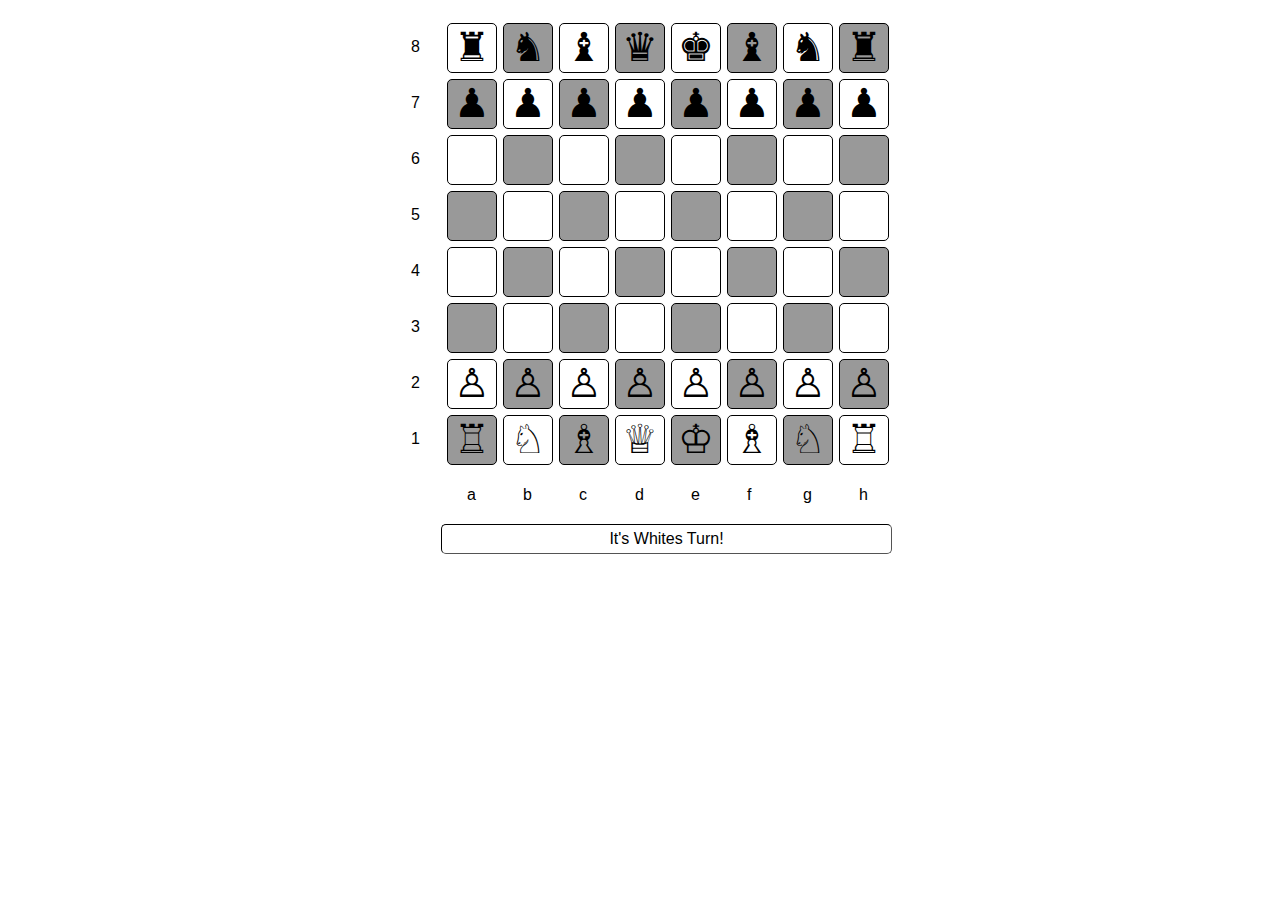
<file: chess/index.html>
<!DOCTYPE html>
<html lang="en" >
<head>
  <meta charset="UTF-8">
  <title>Javascript Chess Game by Aadhi</title>
  <link rel="stylesheet" href="./style.css">

</head>
<body>
<div id="game">
    <div class='cellprefix'>8</div>
    <div class='gamecell' id='1_8'></div>
    <div class='gamecell grey' id='2_8'></div>
    <div class='gamecell' id='3_8'></div>
    <div class='gamecell grey' id='4_8'></div>
    <div class='gamecell' id='5_8'></div>
    <div class='gamecell grey' id='6_8'></div>
    <div class='gamecell' id='7_8'></div>
    <div class='gamecell grey' id='8_8'></div><br>
    <div class='cellprefix'>7</div>
    <div class='gamecell grey' id='1_7'></div>
    <div class='gamecell' id='2_7'></div>
    <div class='gamecell grey' id='3_7'></div>
    <div class='gamecell' id='4_7'></div>
    <div class='gamecell grey' id='5_7'></div>
    <div class='gamecell' id='6_7'></div>
    <div class='gamecell grey' id='7_7'></div>
    <div class='gamecell' id='8_7'></div><br>
    <div class='cellprefix'>6</div>
    <div class='gamecell' id='1_6'></div>
    <div class='gamecell grey' id='2_6'></div>
    <div class='gamecell' id='3_6'></div>
    <div class='gamecell grey' id='4_6'></div>
    <div class='gamecell' id='5_6'></div>
    <div class='gamecell grey' id='6_6'></div>
    <div class='gamecell' id='7_6'></div>
    <div class='gamecell grey' id='8_6'></div><br>
    <div class='cellprefix'>5</div>
    <div class='gamecell grey' id='1_5'></div>
    <div class='gamecell' id='2_5'></div>
    <div class='gamecell grey' id='3_5'></div>
    <div class='gamecell' id='4_5'></div>
    <div class='gamecell grey' id='5_5'></div>
    <div class='gamecell' id='6_5'></div>
    <div class='gamecell grey' id='7_5'></div>
    <div class='gamecell' id='8_5'></div><br>
    <div class='cellprefix'>4</div>
    <div class='gamecell' id='1_4'></div>
    <div class='gamecell grey' id='2_4'></div>
    <div class='gamecell' id='3_4'></div>
    <div class='gamecell grey' id='4_4'></div>
    <div class='gamecell' id='5_4'></div>
    <div class='gamecell grey' id='6_4'></div>
    <div class='gamecell' id='7_4'></div>
    <div class='gamecell grey' id='8_4'></div><br>
    <div class='cellprefix'>3</div>
    <div class='gamecell grey' id='1_3'></div>
    <div class='gamecell' id='2_3'></div>
    <div class='gamecell grey' id='3_3'></div>
    <div class='gamecell' id='4_3'></div>
    <div class='gamecell grey' id='5_3'></div>
    <div class='gamecell' id='6_3'></div>
    <div class='gamecell grey' id='7_3'></div>
    <div class='gamecell' id='8_3'></div><br>
    <div class='cellprefix'>2</div>
    <div class='gamecell' id='1_2'></div>
    <div class='gamecell grey' id='2_2'></div>
    <div class='gamecell' id='3_2'></div>
    <div class='gamecell grey' id='4_2'></div>
    <div class='gamecell' id='5_2'></div>
    <div class='gamecell grey' id='6_2'></div>
    <div class='gamecell' id='7_2'></div>
    <div class='gamecell grey' id='8_2'></div><br>
    <div class='cellprefix'>1</div>
    <div class='gamecell grey' id='1_1'></div>
    <div class='gamecell' id='2_1'></div>
    <div class='gamecell grey' id='3_1'></div>
    <div class='gamecell' id='4_1'></div>
    <div class='gamecell grey' id='5_1'></div>
    <div class='gamecell' id='6_1'></div>
    <div class='gamecell grey' id='7_1'></div>
    <div class='gamecell' id='8_1'></div><br>
    <div class='cellprefix'></div>
    <div class='cellprefix'>a</div>
    <div class='cellprefix'>b</div>
    <div class='cellprefix'>c</div>
    <div class='cellprefix'>d</div>
    <div class='cellprefix'>e</div>
    <div class='cellprefix'>f</div>
    <div class='cellprefix'>g</div>
    <div class='cellprefix'>h</div><br>
    <div id='turn'>It's Whites Turn!</div>
  </div>
<!-- partial -->
  <script src='https://cdnjs.cloudflare.com/ajax/libs/jquery/3.2.1/jquery.min.js'></script>
  <script  src="./script.js"></script>

</body>
</html>
</file>
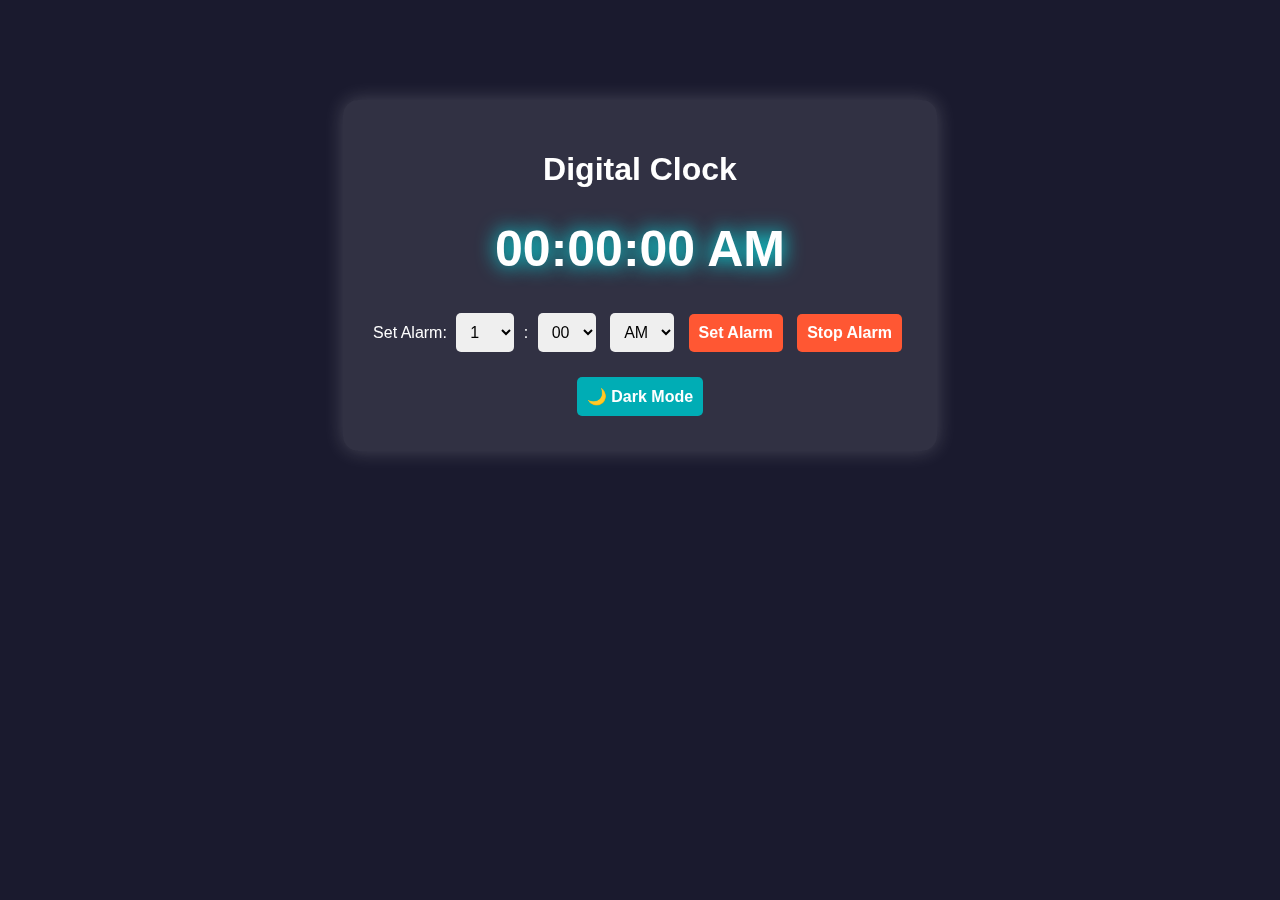
<file: digital clock/index.html>
<!DOCTYPE html>
<html lang="en">
<head>
    <meta charset="UTF-8">
    <meta name="viewport" content="width=device-width, initial-scale=1.0">
    <title>Digital Clock with Alarm</title>
    <link rel="stylesheet" href="style.css">
</head>
<body>
    <div class="container">
        <h1>Digital Clock</h1>
        <div id="clock">00:00:00 AM</div>

        <div class="alarm-container">
            <label for="hours">Set Alarm:</label>
            <select id="hours"></select> :
            <select id="minutes"></select>
            <select id="ampm">
                <option value="AM">AM</option>
                <option value="PM">PM</option>
            </select>
            <button id="setAlarm">Set Alarm</button>
            <button id="clearAlarm">Stop Alarm</button>
        </div>

        <button id="toggleMode">🌙 Dark Mode</button>

        <audio id="alarmSound" src="iphone_alarm.mp3"></audio>
    </div>

    <script src="script.js"></script>
</body>
</html>
</file>
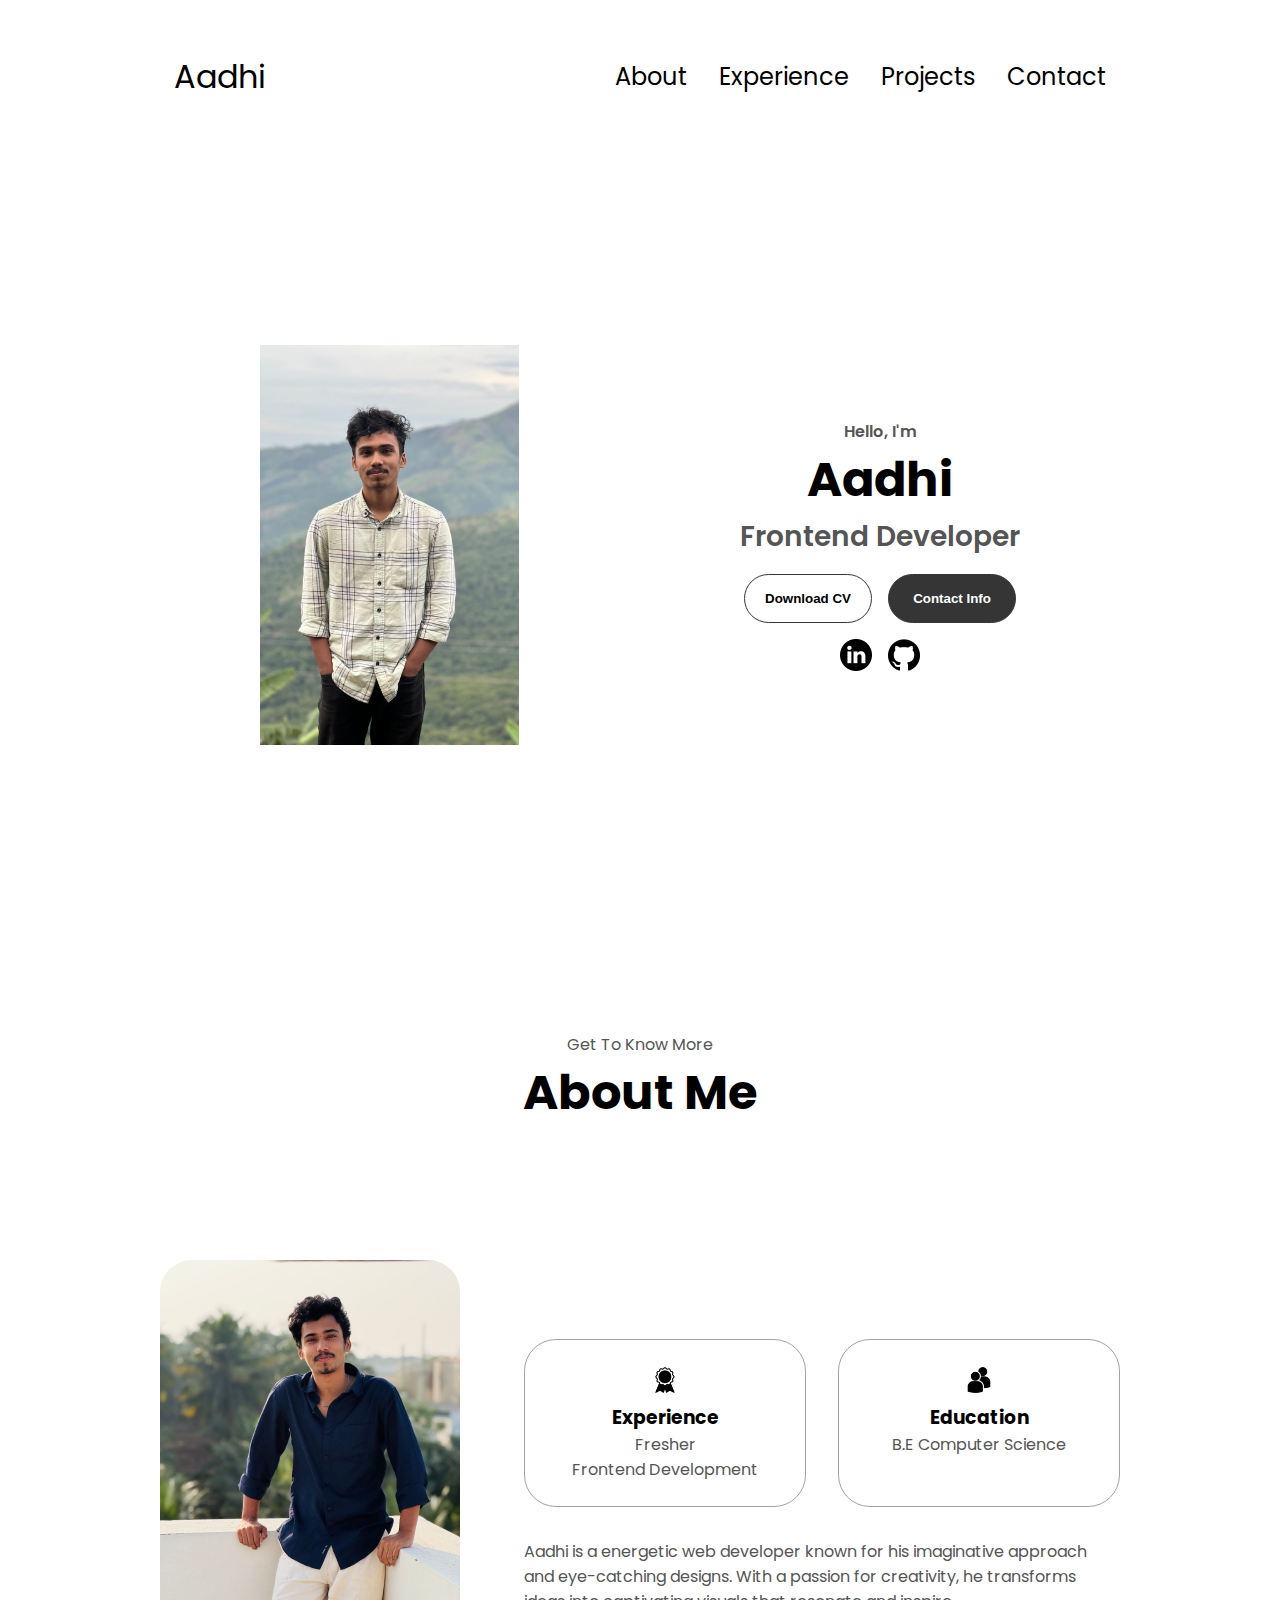
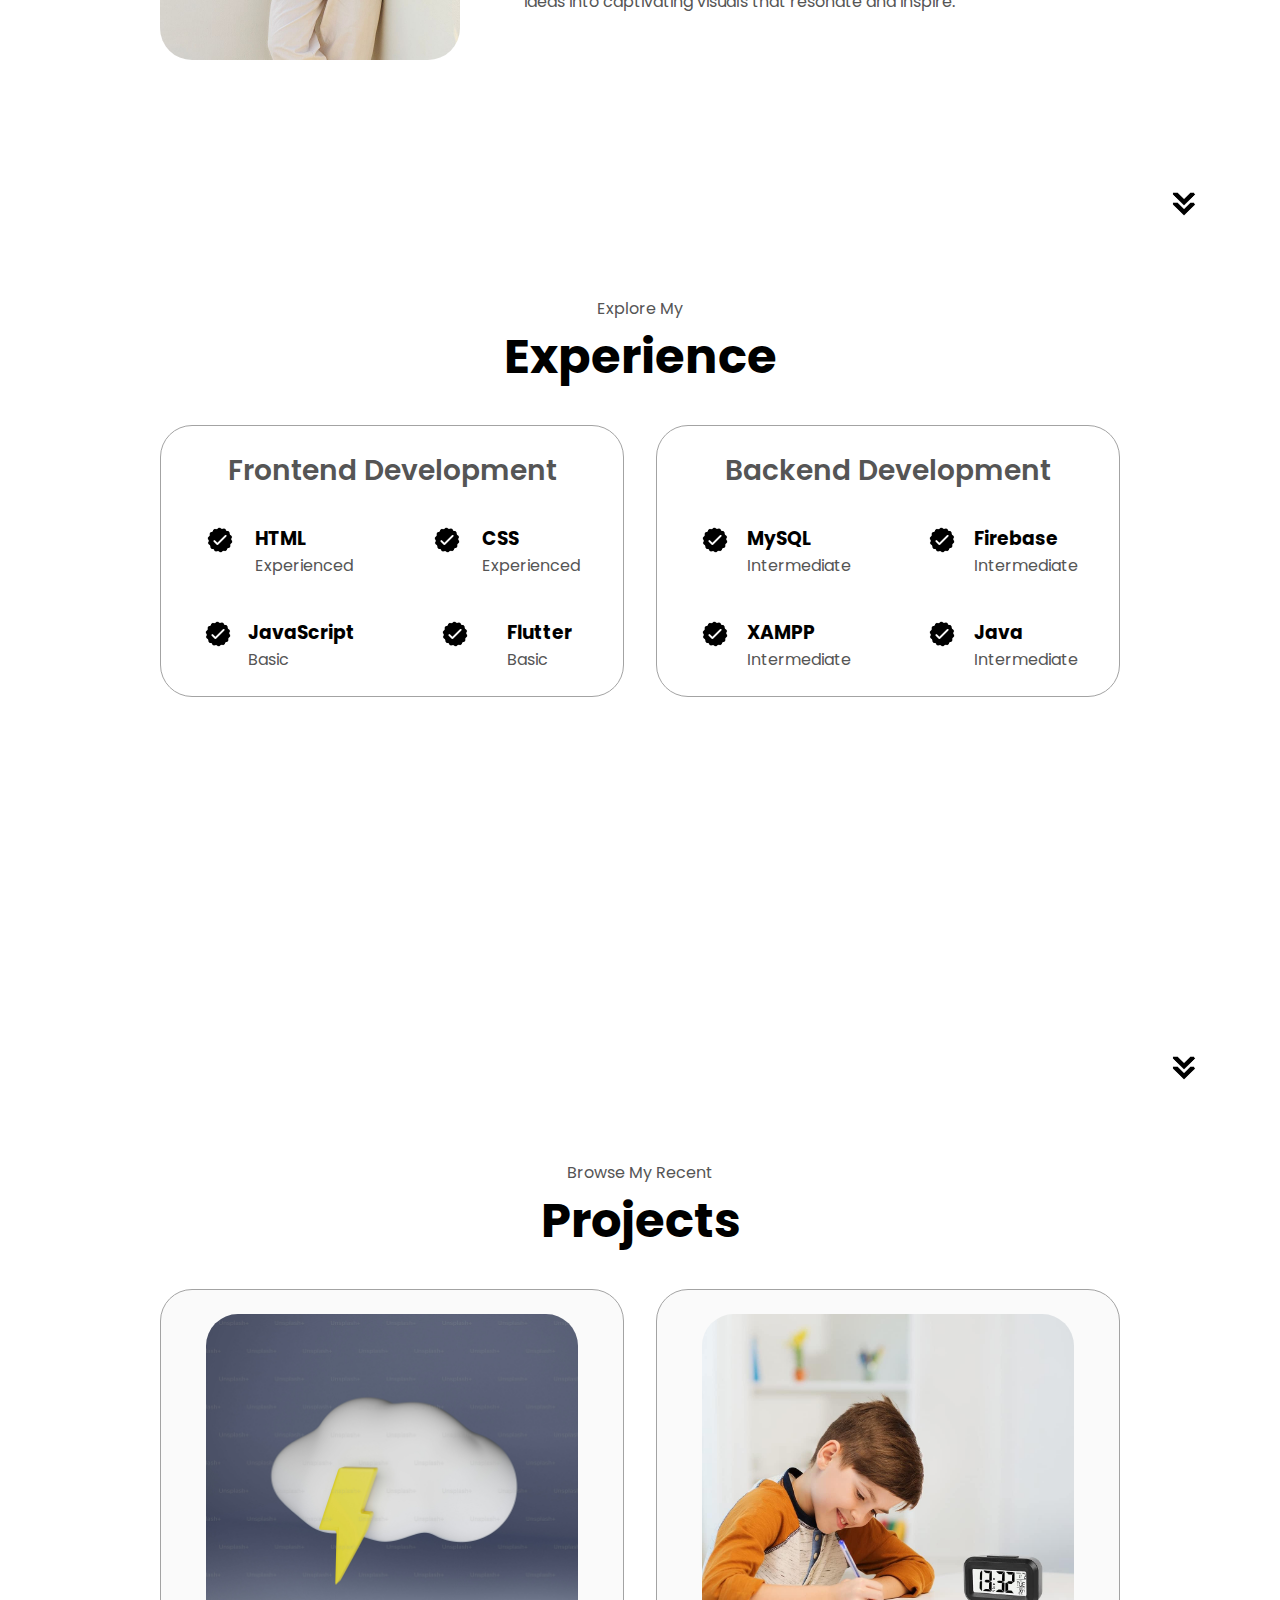
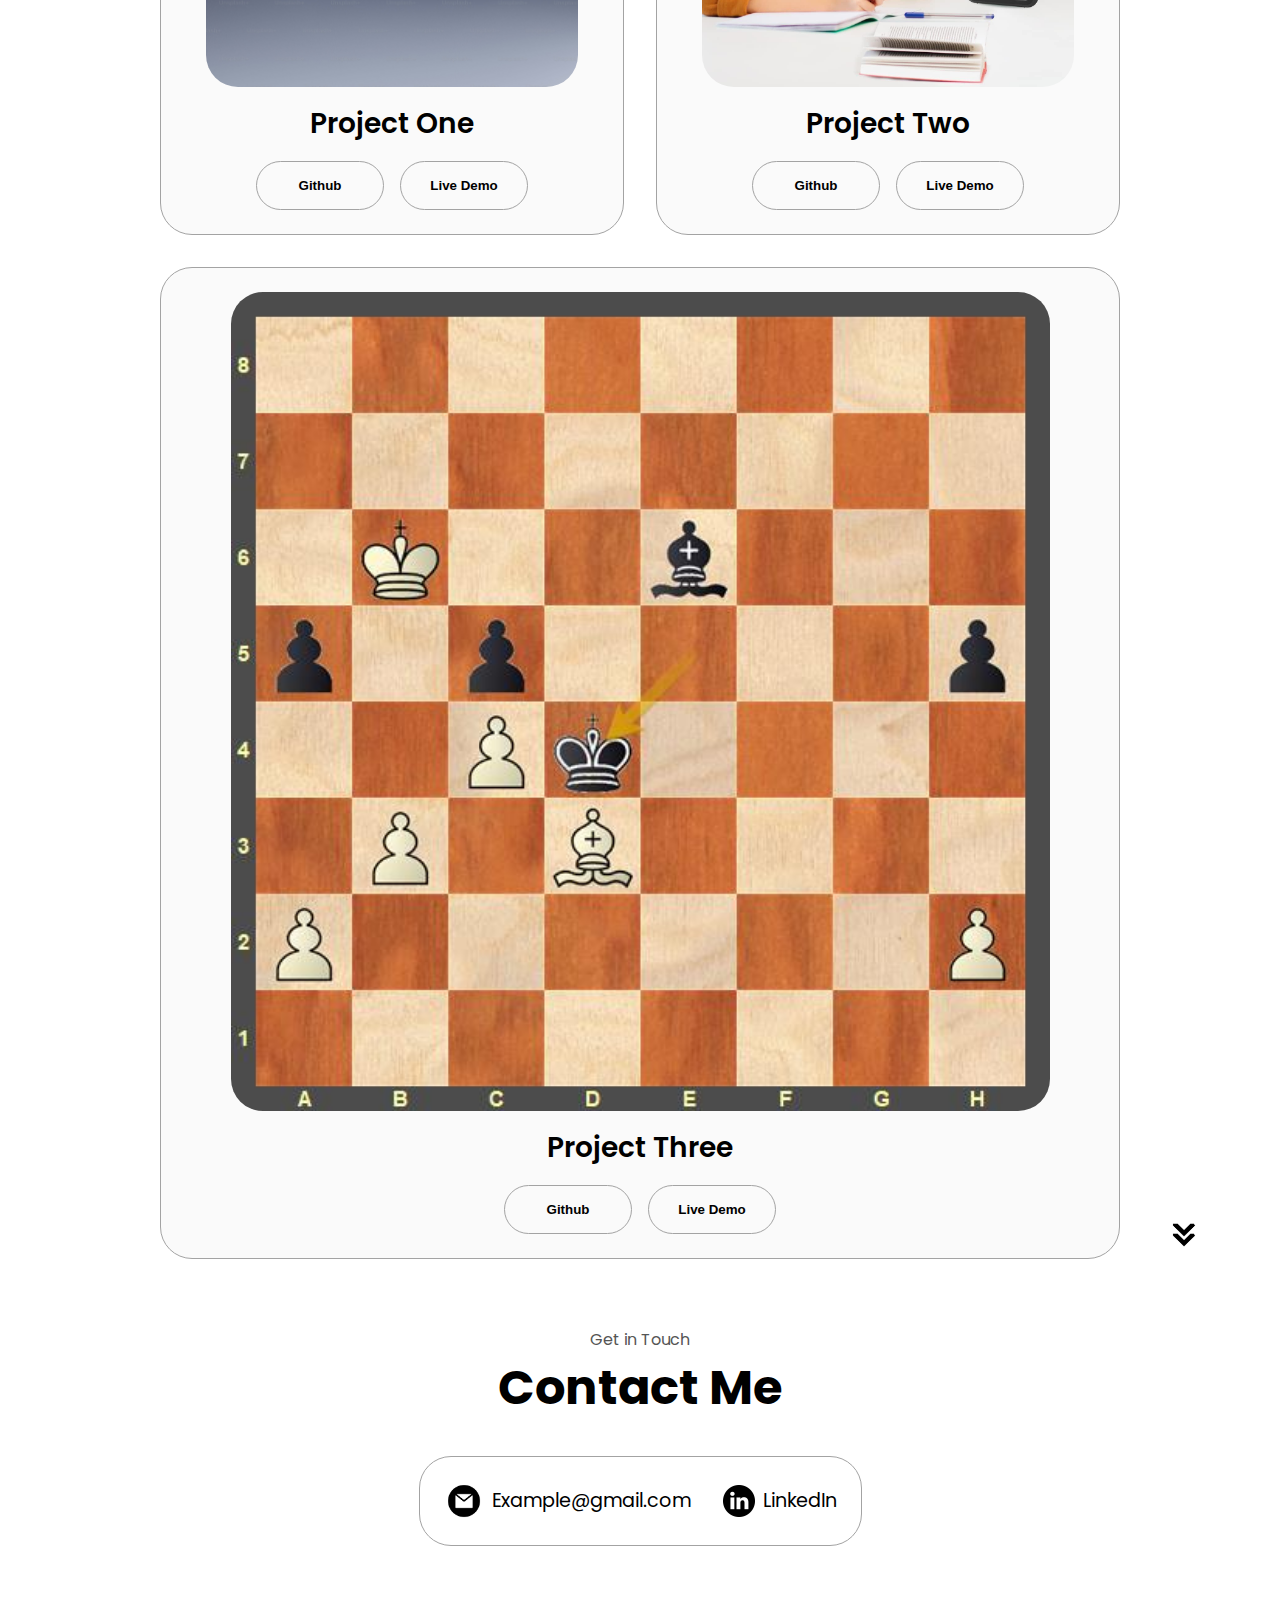
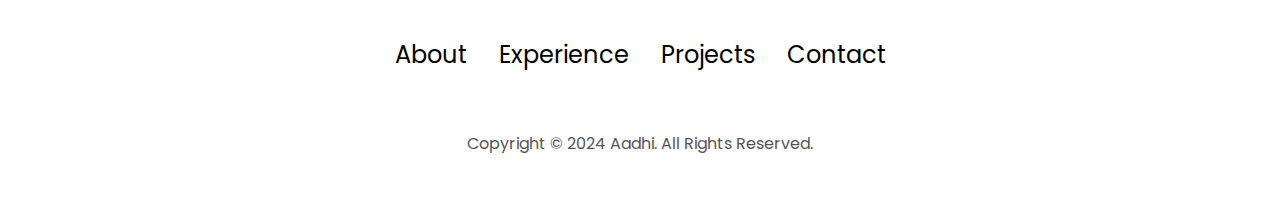
<file: portfolio/index.html>
<!DOCTYPE html>
<html lang="en">
  <head>
    <meta charset="UTF-8" />
    <meta http-equiv="X-UA-Compatible" content="IE=edge" />
    <meta name="viewport" content="width=device-width, initial-scale=1.0" />
    <title>My Portfolio</title>
    <link rel="stylesheet" href="style.css" />
    <link rel="stylesheet" href="mediaqueries.css" />
  </head>
  <body>
    <nav id="desktop-nav">
      <div class="logo">Aadhi</div>
      <div>
        <ul class="nav-links">
          <li><a href="#about">About</a></li>
          <li><a href="#experience">Experience</a></li>
          <li><a href="#projects">Projects</a></li>
          <li><a href="#contact">Contact</a></li>
        </ul>
      </div>
    </nav>
    <nav id="hamburger-nav">
      <div class="logo">Aadhi</div>
      <div class="hamburger-menu">
        <div class="hamburger-icon" onclick="toggleMenu()">
          <span></span>
          <span></span>
          <span></span>
        </div>
        <div class="menu-links">
          <li><a href="#about" onclick="toggleMenu()">About</a></li>
          <li><a href="#experience" onclick="toggleMenu()">Experience</a></li>
          <li><a href="#projects" onclick="toggleMenu()">Projects</a></li>
          <li><a href="#contact" onclick="toggleMenu()">Contact</a></li>
        </div>
      </div>
    </nav>
    <section id="profile">
      <div class="section__pic-container">
        <img src="./assets/WhatsApp Image 2025-03-31 at 9.08.14 PM.jpeg" alt="John Doe profile picture" />
      </div>
      <div class="section__text">
        <p class="section__text__p1">Hello, I'm</p>
        <h1 class="title">Aadhi</h1>
        <p class="section__text__p2">Frontend Developer</p>
        <div class="btn-container">
          <button
            class="btn btn-color-2"
            onclick="window.open('./assets/resume-example.pdf')"
          >
            Download CV
          </button>
          <button class="btn btn-color-1" onclick="location.href='./#contact'">
            Contact Info
          </button>
        </div>
        <div id="socials-container">
          <img
            src="./assets/linkedin.png"
            alt="My LinkedIn profile"
            class="icon"
            onclick="location.href='https://linkedin.com/'"
          />
          <img
            src="./assets/github.png"
            alt="My Github profile"
            class="icon"
            onclick="location.href='https://github.com/'"
          />
        </div>
      </div>
    </section>
    <section id="about">
      <p class="section__text__p1">Get To Know More</p>
      <h1 class="title">About Me</h1>
      <div class="section-container">
        <div class="section__pic-container">
          <img
            src="./assets/aadhi-image.png"
            alt="Profile picture"
            class="about-pic"
          />
        </div>
        <div class="about-details-container">
          <div class="about-containers">
            <div class="details-container">
              <img
                src="./assets/experience.png"
                alt="Experience icon"
                class="icon"
              />
              <h3>Experience</h3>
              <p>Fresher <br />Frontend Development</p>
            </div>
            <div class="details-container">
              <img
                src="./assets/education.png"
                alt="Education icon"
                class="icon"
              />
              <h3>Education</h3>
              <p>B.E Computer Science<br /></p>
            </div>
          </div>
          <div class="text-container">
            <p>
                Aadhi is a energetic web developer known for his imaginative approach and eye-catching designs.
                With a passion for creativity, he transforms ideas into captivating visuals that resonate and inspire.
            </p>
          </div>
        </div>
      </div>
      <img
        src="./assets/arrow.png"
        alt="Arrow icon"
        class="icon arrow"
        onclick="location.href='./#experience'"
      />
    </section>
    <section id="experience">
      <p class="section__text__p1">Explore My</p>
      <h1 class="title">Experience</h1>
      <div class="experience-details-container">
        <div class="about-containers">
          <div class="details-container">
            <h2 class="experience-sub-title">Frontend Development</h2>
            <div class="article-container">
              <article>
                <img
                  src="./assets/checkmark.png"
                  alt="Experience icon"
                  class="icon"
                />
                <div>
                  <h3>HTML</h3>
                  <p>Experienced</p>
                </div>
              </article>
              <article>
                <img
                  src="./assets/checkmark.png"
                  alt="Experience icon"
                  class="icon"
                />
                <div>
                  <h3>CSS</h3>
                  <p>Experienced</p>
                </div>
              </article>
              <!-- <article>
                <img
                  src="./assets/checkmark.png"
                  alt="Experience icon"
                  class="icon"
                /> -->
                <!-- <div>
                  <h3></h3>
                  <p>Intermediate</p>
                </div> -->
              </article>
              <article>
                <img
                  src="./assets/checkmark.png"
                  alt="Experience icon"
                  class="icon"
                />
                <div>
                  <h3>JavaScript</h3>
                  <p>Basic</p>
                </div>
              </article>
              <article>
                <img
                  src="./assets/checkmark.png"
                  alt="Experience icon"
                  class="icon"
                />
                <div>
                  <h3>Flutter</h3>
                  <p>Basic</p>
                </div>
              </article>
              <!-- <article>
                <img
                  src="./assets/checkmark.png"
                  alt="Experience icon"
                  class="icon"
                />
                <div>
                  <h3>Material UI</h3>
                  <p>Intermediate</p>
                </div>
              </article> -->
            </div>
          </div>
          <div class="details-container">
            <h2 class="experience-sub-title">Backend Development</h2>
            <div class="article-container">
              <article>
                <img
                  src="./assets/checkmark.png"
                  alt="Experience icon"
                  class="icon"
                />
                <div>
                  <h3>MySQL</h3>
                  <p>Intermediate</p>
                </div>
              </article>
              <article>
                <img
                  src="./assets/checkmark.png"
                  alt="Experience icon"
                  class="icon"
                />
                <div>
                  <h3>Firebase</h3>
                  <p>Intermediate</p>
                </div>
              </article>
              <article>
                <img
                  src="./assets/checkmark.png"
                  alt="Experience icon"
                  class="icon"
                />
                <div>
                  <h3>XAMPP</h3>
                  <p>Intermediate</p>
                </div>
              </article>
              <article>
                <img
                  src="./assets/checkmark.png"
                  alt="Experience icon"
                  class="icon"
                />
                <div>
                  <h3>Java</h3>
                  <p>Intermediate</p>
                </div>
              </article>
            </div>
          </div>
        </div>
      </div>
      <img
        src="./assets/arrow.png"
        alt="Arrow icon"
        class="icon arrow"
        onclick="location.href='./#projects'"
      />
    </section>
    <section id="projects">
      <p class="section__text__p1">Browse My Recent</p>
      <h1 class="title">Projects</h1>
      <div class="experience-details-container">
        <div class="about-containers">
          <div class="details-container color-container">
            <div class="article-container">
              <img
                src="./assets/weather.jpg"
                alt="Project 1"
                class="project-img"
              />
            </div>
            <h2 class="experience-sub-title project-title">Project One</h2>
            <div class="btn-container">
              <button
                class="btn btn-color-2 project-btn"
                onclick="location.href='https://github.com/'"
              >
                Github
              </button>
              <button
                class="btn btn-color-2 project-btn"
                onclick="location.href='https://digital-weather-app-21.netlify.app/'"
              >
                Live Demo
              </button>
            </div>
          </div>
          <div class="details-container color-container">
            <div class="article-container">
              <img
                src="./assets/clock.jpg"
                alt="Project 2"
                class="project-img"
              />
            </div>
            <h2 class="experience-sub-title project-title">Project Two</h2>
            <div class="btn-container">
              <button
                class="btn btn-color-2 project-btn"
                onclick="location.href='https://github.com/aaddhhi/projects/tree/main/digital%20clock'"
              >
                Github
              </button>
              <button
                class="btn btn-color-2 project-btn"
                onclick="location.href='https://digital-clock-alarms.netlify.app'"
              >
                Live Demo
              </button>
            </div>
          </div>
          <div class="details-container color-container">
            <div class="article-container">
              <img
                src="./assets/chess1.jpeg"
                alt="Project 3"
                class="project-img"
              />
            </div>
            <h2 class="experience-sub-title project-title">Project Three</h2>
            <div class="btn-container">
              <button
                class="btn btn-color-2 project-btn"
                onclick="location.href='https://github.com/'"
              >
                Github
              </button>
              <button
                class="btn btn-color-2 project-btn"
                onclick="location.href='https://chess-app-23.netlify.app/'"
              >
                Live Demo
              </button>
            </div>
          </div>
        </div>
      </div>
      <img
        src="./assets/arrow.png"
        alt="Arrow icon"
        class="icon arrow"
        onclick="location.href='./#contact'"
      />
    </section>
    <section id="contact">
      <p class="section__text__p1">Get in Touch</p>
      <h1 class="title">Contact Me</h1>
      <div class="contact-info-upper-container">
        <div class="contact-info-container">
          <img
            src="./assets/email.png"
            alt="Email icon"
            class="icon contact-icon email-icon"
          />
          <p><a href="mailto:examplemail@gmail.com">Example@gmail.com</a></p>
        </div>
        <div class="contact-info-container">
          <img
            src="./assets/linkedin.png"
            alt="LinkedIn icon"
            class="icon contact-icon"
          />
          <p><a href="https://www.linkedin.com">LinkedIn</a></p>
        </div>
      </div>
    </section>
    <footer>
      <nav>
        <div class="nav-links-container">
          <ul class="nav-links">
            <li><a href="#about">About</a></li>
            <li><a href="#experience">Experience</a></li>
            <li><a href="#projects">Projects</a></li>
            <li><a href="#contact">Contact</a></li>
          </ul>
        </div>
      </nav>
      <p>Copyright &#169; 2024 Aadhi. All Rights Reserved.</p>
    </footer>
    <script src="script.js"></script>
  </body>
</html>
</file>
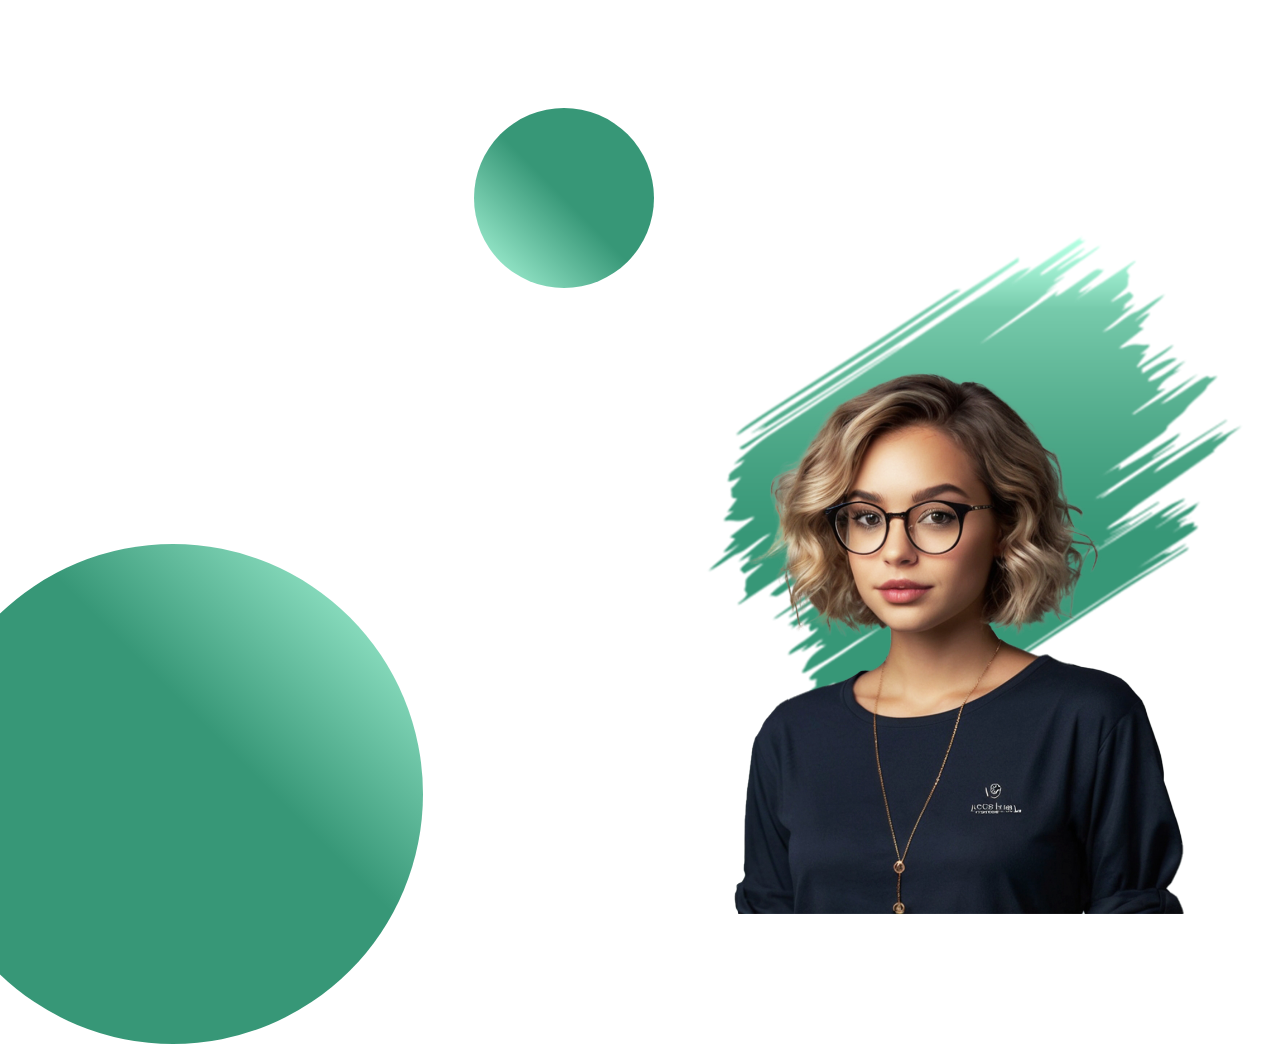
<file: resume/index.html>
<!DOCTYPE html>
<html lang="en">

<head>
  <meta charset="UTF-8">
  <meta name="viewport" content="width=device-width, initial-scale=1.0">

  <title>Lena</title>

  <!-- fontawesome -->
  <link rel="stylesheet" href="https://cdnjs.cloudflare.com/ajax/libs/font-awesome/6.0.0-beta3/css/all.min.css">

  <!-- styles -->
  <link rel="stylesheet" href="styles.css">
</head>

<body>
  <section id="hero">

    <header>
      <a class="logo">Lena</a>
      <nav class="nav-bar">
        <a class="nav-items">Home</a>
        <a class="nav-items">About</a>
        <a class="nav-items">Skills</a>
        <a class="nav-items">Blog</a>
        <a class="nav-items">Contacts</a>
      </nav>
      <button class="cta-btn">Hire Me</button>
    </header>

    <div class="hero-content">
      
        <div class="left-content">

          <div class="left-content-wrap">
            <h3>The Heart of Creativity</h3>
            <h1>Hi, I'm <span>Lena</span></h1>
            <p>
              Lena is a visionary graphic designer known for her imaginative approach and eye-catching designs. With a
              passion for creativity, she transforms ideas into captivating visuals that resonate and inspire.
            </p>
            <div class="cta">
              <button class="big-cta cta-1">
                Download Cv
                <i class="fa-solid fa-download"></i>
              </button>
              <button class="big-cta cta-2">
                Hire Me
                <i class="fa-solid fa-arrow-up-right-from-square"></i>
              </button>
            </div>
          </div>
        </div>

        <div class="right-content">
          <img src="lena-img.png" alt="Lena-image" class="lena-img">
          <img src="scratch-img.png" class="scratch-img">
        </div>
      
    </div>

    <div class="socials">
      <i class="fa-brands fa-facebook-f"></i>
      <i class="fa-brands fa-instagram"></i>
      <i class="fa-brands fa-youtube"></i>
      <i class="fa-brands fa-linkedin-in"></i>
    </div>

  </section>
</body>

</html>
</file>
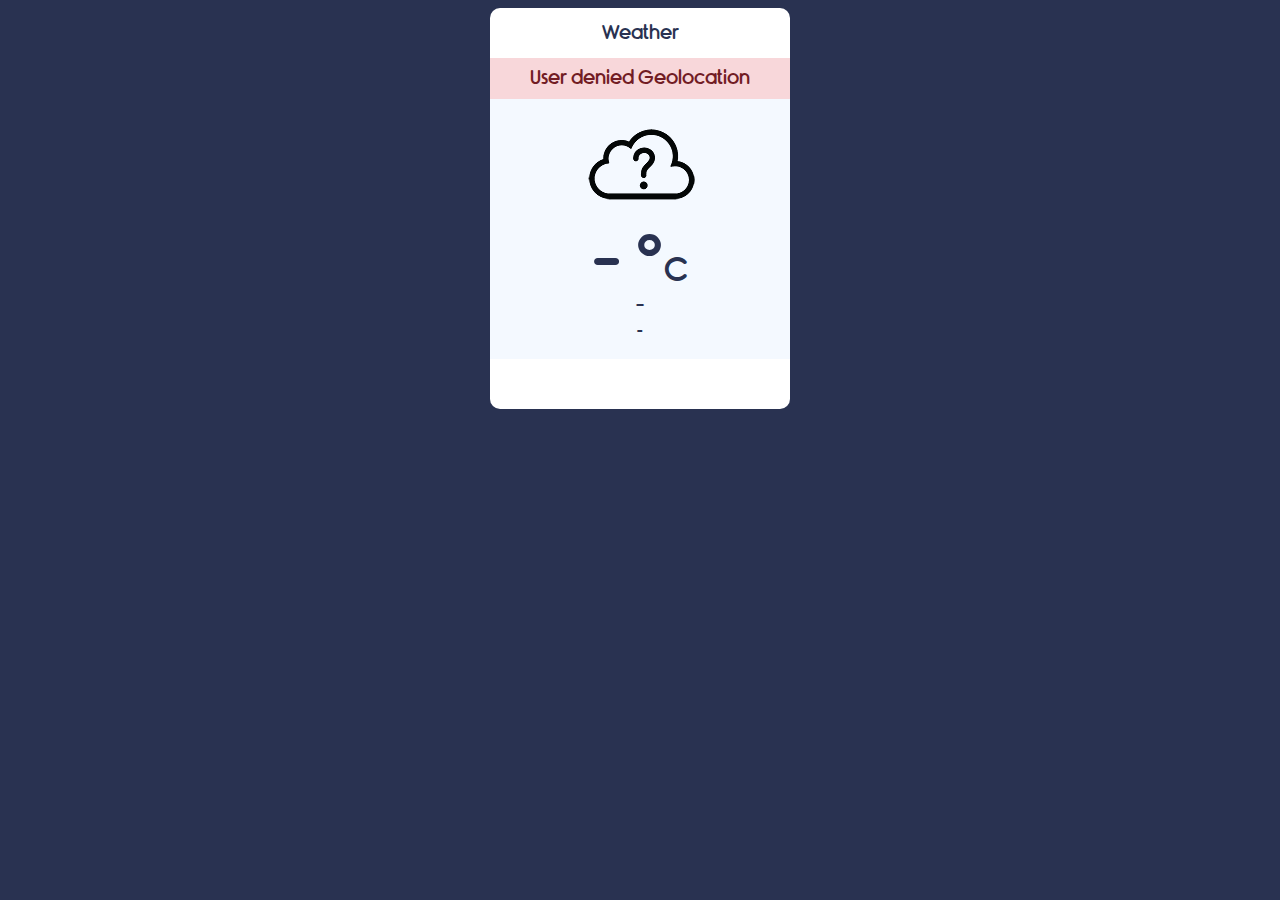
<file: weather/index.html>
<!DOCTYPE html>
<html lang="en">
<head>
    <meta charset="UTF-8">
    <title>Weather App - JavaScript</title>
    <link rel="stylesheet" href="font/Rimouski.css">
    <link rel="stylesheet" href="style.css">
</head>
<body>
    
    <div class="container">
        <div class="app-title">
            <p>Weather</p>
        </div>
        <div class="notification"> </div>
        <div class="weather-container">
            <div class="weather-icon">
                <img src="icons/unknown.png" alt="">
            </div>
            <div class="temperature-value">
                <p>- °<span>C</span></p>
            </div>
            <div class="temperature-description">
                <p> - </p>
            </div>
            <div class="location">
                <p>-</p>
            </div>
        </div>
    </div>
    
    <script src="app.js"></script>
</body>
</html>
</file>
<file: chess/style.css>
html,
body {
  width: 100%;
  height: 100%;
  padding: 0;
  margin: 0;
  font-family: sans-serif;
}

div * {
  padding: 0;
  margin: 0;
  box-sizing: border-box;
}

#turn {
  max-width: 451px;
  max-height: 30px;
  width: 100%;
  height: 100%;
  position: relative;
  float: right;
  border-radius: 5px;
  border: 1px solid rgb(0, 0, 0);
  border-style: inset;
  text-align: center;
  padding: 5px 0 0 0;
  background: #fff;
  transition: .85s linear;
}

.turnhighlight {
  background: #5cb85c !important;
  color: #fff;
}

#game {
  max-width: 504px;
  max-height: 504px;
  width: 100%;
  height: 100%;
  position: relative;
  margin: 20px auto;
}

.cellprefix {
  width: 100%;
  height: 100%;
  max-width: 50px;
  max-height: 50px;
  float: left;
  margin: 3px;
  padding: 15px 0 0 20px;
}

.gamecell {
  border: 1px solid #000;
  width: 100%;
  height: 100%;
  max-width: 50px;
  max-height: 50px;
  float: left;
  margin: 3px;
  transition: all 0.5s ease-in-out;
  border-radius: 5px;
  font-size: 30pt;
  padding: 0 0 0 6px;
  cursor: pointer;
  z-index: 1;
}

.gamecell:hover {
  color: #fff;
  background: rgba(37, 88, 228, 0.712);
  z-index: 2;
  transform: translate(10px, -10px);
  animation: neonBlueText 1.5s ease-in-out infinite alternate;
}

.grey {
  background: rgba(128, 128, 128, 0.801);
}

.green {
  /*background: green !important;*/
  background: rgb(65, 161, 73) !important;
}

.neonblue_txt {
  animation: neonBlueText 1.5s ease-in-out infinite alternate;
}

.neonorange_txt {
  animation: neonOrangeText 1.5s ease-in-out infinite alternate;
}

.neongreen_txt {
  animation: neonGreenText 1.5s ease-in-out infinite alternate;
}

/* --- N E O N    T E X T --- */
@keyframes neonBlueText {
  from {
    text-shadow: 0 0 10px #fff, 0 0 20px #fff, 0 0 30px #fff, 0 0 40px #228dff,
      0 0 70px #228dff, 0 0 80px #228dff, 0 0 100px #228dff, 0 0 150px #228dff;
  }
  to {
    text-shadow: 0 0 5px #fff, 0 0 10px #fff, 0 0 15px #fff, 0 0 20px #228dff,
      0 0 35px #228dff, 0 0 40px #228dff, 0 0 50px #228dff, 0 0 75px #228dff;
  }
}

@keyframes neonOrangeText {
  from {
    text-shadow: 0 0 10px #fff, 0 0 20px #fff, 0 0 30px #fff, 0 0 40px #ff9900,
      0 0 70px #ff9900, 0 0 80px #ff9900, 0 0 100px #ff9900, 0 0 150px #ff9900;
  }
  to {
    text-shadow: 0 0 5px #fff, 0 0 10px #fff, 0 0 15px #fff, 0 0 20px #ff9900,
      0 0 35px #ff9900, 0 0 40px #ff9900, 0 0 50px #ff9900, 0 0 75px #ff9900;
  }
}

@keyframes neonGreenText {
  from {
    text-shadow: 0 0 10px #fff, 0 0 20px #fff, 0 0 30px #fff, 0 0 40px #b6ff00,
      0 0 70px #b6ff00, 0 0 80px #b6ff00, 0 0 100px #b6ff00, 0 0 150px #b6ff00;
  }
  to {
    text-shadow: 0 0 5px #fff, 0 0 10px #fff, 0 0 15px #fff, 0 0 20px #b6ff00,
      0 0 35px #b6ff00, 0 0 40px #b6ff00, 0 0 50px #b6ff00, 0 0 75px #b6ff00;
  }
}
/* --- N E O N --- */

/* animation: neon 1.5s ease-in-out infinite alternate; */

@keyframes neonBlue {
  from {
    box-shadow: 0 0 10px #fff, 0 0 20px #fff, 0 0 30px #fff, 0 0 40px #228dff,
      0 0 70px #228dff, 0 0 80px #228dff, 0 0 100px #228dff, 0 0 150px #228dff;
  }
  to {
    box-shadow: 0 0 5px #fff, 0 0 10px #fff, 0 0 15px #fff, 0 0 20px #228dff,
      0 0 35px #228dff, 0 0 40px #228dff, 0 0 50px #228dff, 0 0 75px #228dff;
  }
}

/*! * * * * * * * * * * * * * * * * * * * *\  
  CSShake :: shake-little
  v1.5.0
  CSS classes to move your DOM
  (c) 2015 @elrumordelaluz
  http://elrumordelaluz.github.io/csshake/
  Licensed under MIT
\* * * * * * * * * * * * * * * * * * * * */
.shake-little {
  display: inline-block;
  transform-origin: center center; }

.shake-freeze,
.shake-constant.shake-constant--hover:hover,
.shake-trigger:hover .shake-constant.shake-constant--hover {
  animation-play-state: paused; }

.shake-freeze:hover,
.shake-trigger:hover .shake-freeze, .shake-little:hover,
.shake-trigger:hover .shake-little {
  animation-play-state: running; }

@keyframes shake-little {
  2% {
    transform: translate(1px, 0px) rotate(0.5deg); }
  4% {
    transform: translate(1px, 0px) rotate(0.5deg); }
  6% {
    transform: translate(1px, 1px) rotate(0.5deg); }
  8% {
    transform: translate(0px, 0px) rotate(0.5deg); }
  10% {
    transform: translate(1px, 0px) rotate(0.5deg); }
  12% {
    transform: translate(0px, 0px) rotate(0.5deg); }
  14% {
    transform: translate(1px, 1px) rotate(0.5deg); }
  16% {
    transform: translate(0px, 1px) rotate(0.5deg); }
  18% {
    transform: translate(1px, 0px) rotate(0.5deg); }
  20% {
    transform: translate(0px, 1px) rotate(0.5deg); }
  22% {
    transform: translate(0px, 0px) rotate(0.5deg); }
  24% {
    transform: translate(0px, 0px) rotate(0.5deg); }
  26% {
    transform: translate(1px, 1px) rotate(0.5deg); }
  28% {
    transform: translate(0px, 1px) rotate(0.5deg); }
  30% {
    transform: translate(0px, 0px) rotate(0.5deg); }
  32% {
    transform: translate(1px, 1px) rotate(0.5deg); }
  34% {
    transform: translate(0px, 1px) rotate(0.5deg); }
  36% {
    transform: translate(0px, 1px) rotate(0.5deg); }
  38% {
    transform: translate(0px, 0px) rotate(0.5deg); }
  40% {
    transform: translate(1px, 0px) rotate(0.5deg); }
  42% {
    transform: translate(0px, 1px) rotate(0.5deg); }
  44% {
    transform: translate(0px, 1px) rotate(0.5deg); }
  46% {
    transform: translate(0px, 0px) rotate(0.5deg); }
  48% {
    transform: translate(1px, 0px) rotate(0.5deg); }
  50% {
    transform: translate(1px, 1px) rotate(0.5deg); }
  52% {
    transform: translate(0px, 0px) rotate(0.5deg); }
  54% {
    transform: translate(1px, 1px) rotate(0.5deg); }
  56% {
    transform: translate(0px, 1px) rotate(0.5deg); }
  58% {
    transform: translate(1px, 0px) rotate(0.5deg); }
  60% {
    transform: translate(1px, 1px) rotate(0.5deg); }
  62% {
    transform: translate(0px, 1px) rotate(0.5deg); }
  64% {
    transform: translate(0px, 0px) rotate(0.5deg); }
  66% {
    transform: translate(1px, 0px) rotate(0.5deg); }
  68% {
    transform: translate(0px, 0px) rotate(0.5deg); }
  70% {
    transform: translate(1px, 0px) rotate(0.5deg); }
  72% {
    transform: translate(1px, 1px) rotate(0.5deg); }
  74% {
    transform: translate(1px, 1px) rotate(0.5deg); }
  76% {
    transform: translate(0px, 0px) rotate(0.5deg); }
  78% {
    transform: translate(0px, 0px) rotate(0.5deg); }
  80% {
    transform: translate(1px, 0px) rotate(0.5deg); }
  82% {
    transform: translate(1px, 1px) rotate(0.5deg); }
  84% {
    transform: translate(0px, 1px) rotate(0.5deg); }
  86% {
    transform: translate(1px, 1px) rotate(0.5deg); }
  88% {
    transform: translate(1px, 1px) rotate(0.5deg); }
  90% {
    transform: translate(0px, 1px) rotate(0.5deg); }
  92% {
    transform: translate(1px, 0px) rotate(0.5deg); }
  94% {
    transform: translate(1px, 0px) rotate(0.5deg); }
  96% {
    transform: translate(1px, 0px) rotate(0.5deg); }
  98% {
    transform: translate(1px, 1px) rotate(0.5deg); }
  0%, 100% {
    transform: translate(0, 0) rotate(0); } }

.shake-little:hover,
.shake-trigger:hover .shake-little, .shake-little.shake-freeze, .shake-little.shake-constant {
  animation-name: shake-little;
  animation-duration: 100ms;
  animation-timing-function: ease-in-out;
  animation-iteration-count: infinite; }
</file>
<file: digital clock/style.css>
/* General Styles */
body {
    font-family: 'Poppins', sans-serif;
    text-align: center;
    background-color: #1a1a2e;
    color: white;
    margin: 0;
    padding: 0;
    transition: background 0.3s ease-in-out;
}

/* Container */
.container {
    margin-top: 100px;
    background: rgba(255, 255, 255, 0.1);
    padding: 30px;
    border-radius: 15px;
    backdrop-filter: blur(10px);
    display: inline-block;
    box-shadow: 0px 0px 20px rgba(255, 255, 255, 0.2);
}

/* Clock Display */
#clock {
    font-size: 50px;
    font-weight: bold;
    margin: 20px 0;
    padding: 10px;
    border-radius: 10px;
    text-shadow: 0px 0px 20px cyan;
    animation: glow 1.5s infinite alternate;
}

/* Alarm Container */
.alarm-container {
    margin-top: 20px;
}

/* Buttons & Select Elements */
select, button {
    padding: 10px;
    margin: 5px;
    font-size: 16px;
    border-radius: 5px;
    border: none;
    cursor: pointer;
    transition: all 0.3s ease-in-out;
}

/* Alarm Buttons */
button {
    background-color: #ff5733;
    color: white;
    font-weight: bold;
}

button:hover {
    background-color: #ff784f;
    transform: scale(1.05);
}

/* Toggle Button */
#toggleMode {
    margin-top: 20px;
    background: #00adb5;
    color: white;
}

#toggleMode:hover {
    background: #007d82;
}

/* Dark Mode */
.dark-mode {
    background-color: #f4f4f4;
    color: black;
}

.dark-mode .container {
    background: rgba(0, 0, 0, 0.1);
    box-shadow: 0px 0px 20px rgba(0, 0, 0, 0.2);
}

.dark-mode #clock {
    text-shadow: 0px 0px 20px orange;
}

.dark-mode button {
    background-color: #222;
    color: white;
}

.dark-mode button:hover {
    background-color: #444;
}

/* Clock Glow Animation */
@keyframes glow {
    from { text-shadow: 0px 0px 10px cyan; }
    to { text-shadow: 0px 0px 20px cyan; }
}
</file>
<file: portfolio/style.css>
/* GENERAL */

@import url("https://fonts.googleapis.com/css2?family=Poppins:wght@300;400;500;600&display=swap");

* {
  margin: 0;
  padding: 0;
}

body {
  font-family: "Poppins", sans-serif;
}

html {
  scroll-behavior: smooth;
}

p {
  color: rgb(85, 85, 85);
}

/* TRANSITION */

a,
.btn {
  transition: all 300ms ease;
}

/* DESKTOP NAV */

nav,
.nav-links {
  display: flex;
}

nav {
  justify-content: space-around;
  align-items: center;
  height: 17vh;
}

.nav-links {
  gap: 2rem;
  list-style: none;
  font-size: 1.5rem;
}

a {
  color: black;
  text-decoration: none;
  text-decoration-color: white;
}

a:hover {
  color: grey;
  text-decoration: underline;
  text-underline-offset: 1rem;
  text-decoration-color: rgb(181, 181, 181);
}

.logo {
  font-size: 2rem;
}

.logo:hover {
  cursor: default;
}

/* HAMBURGER MENU */

#hamburger-nav {
  display: none;
}

.hamburger-menu {
  position: relative;
  display: inline-block;
}

.hamburger-icon {
  display: flex;
  flex-direction: column;
  justify-content: space-between;
  height: 24px;
  width: 30px;
  cursor: pointer;
}

.hamburger-icon span {
  width: 100%;
  height: 2px;
  background-color: black;
  transition: all 0.3 ease-in-out;
}

.menu-links {
  position: absolute;
  top: 100%;
  right: 0;
  background-color: white;
  width: fit-content;
  max-height: 0;
  overflow: hidden;
  transition: all 0.3 ease-in-out;
}

.menu-links a {
  display: block;
  padding: 10px;
  text-align: center;
  font-size: 1.5rem;
  color: black;
  text-decoration: none;
  transition: all 0.3 ease-in-out;
}

.menu-links li {
  list-style: none;
}

.menu-links.open {
  max-height: 300px;
}

.hamburger-icon.open span:first-child {
  transform: rotate(45deg) translate(10px, 5px);
}

.hamburger-icon.open span:nth-child(2) {
  opacity: 0;
}

.hamburger-icon.open span:last-child {
  transform: rotate(-45deg) translate(10px, -5px);
}

.hamburger-icon span:first-child {
  transform: none;
}

.hamburger-icon span:first-child {
  opacity: 1;
}

.hamburger-icon span:first-child {
  transform: none;
}

/* SECTIONS */

section {
  padding-top: 4vh;
  height: 96vh;
  margin: 0 10rem;
  box-sizing: border-box;
  min-height: fit-content;
}

.section-container {
  display: flex;
}

/* PROFILE SECTION */

#profile {
  display: flex;
  justify-content: center;
  gap: 5rem;
  height: 80vh;
}

.section__pic-container {
  display: flex;
  height: 400px;
  width: 400px;
  margin: auto 0;
}

.section__text {
  align-self: center;
  text-align: center;
}

.section__text p {
  font-weight: 600;
}

.section__text__p1 {
  text-align: center;
}

.section__text__p2 {
  font-size: 1.75rem;
  margin-bottom: 1rem;
}

.title {
  font-size: 3rem;
  text-align: center;
}

#socials-container {
  display: flex;
  justify-content: center;
  margin-top: 1rem;
  gap: 1rem;
}

/* ICONS */

.icon {
  cursor: pointer;
  height: 2rem;
}

/* BUTTONS */

.btn-container {
  display: flex;
  justify-content: center;
  gap: 1rem;
}

.btn {
  font-weight: 600;
  transition: all 300ms ease;
  padding: 1rem;
  width: 8rem;
  border-radius: 2rem;
}

.btn-color-1,
.btn-color-2 {
  border: rgb(53, 53, 53) 0.1rem solid;
}

.btn-color-1:hover,
.btn-color-2:hover {
  cursor: pointer;
}

.btn-color-1,
.btn-color-2:hover {
  background: rgb(53, 53, 53);
  color: white;
}

.btn-color-1:hover {
  background: rgb(0, 0, 0);
}

.btn-color-2 {
  background: none;
}

.btn-color-2:hover {
  border: rgb(255, 255, 255) 0.1rem solid;
}

.btn-container {
  gap: 1rem;
}

/* ABOUT SECTION */

#about {
  position: relative;
}

.about-containers {
  gap: 2rem;
  margin-bottom: 2rem;
  margin-top: 2rem;
}

.about-details-container {
  justify-content: center;
  flex-direction: column;
}

.about-containers,
.about-details-container {
  display: flex;
}

.about-pic {
  border-radius: 2rem;
}

.arrow {
  position: absolute;
  right: -5rem;
  bottom: 2.5rem;
}

.details-container {
  padding: 1.5rem;
  flex: 1;
  background: white;
  border-radius: 2rem;
  border: rgb(53, 53, 53) 0.1rem solid;
  border-color: rgb(163, 163, 163);
  text-align: center;
}

.section-container {
  gap: 4rem;
  height: 80%;
}

.section__pic-container {
  height: 400px;
  width: 400px;
  margin: auto 0;
}

/* EXPERIENCE SECTION */

#experience {
  position: relative;
}

.experience-sub-title {
  color: rgb(85, 85, 85);
  font-weight: 600;
  font-size: 1.75rem;
  margin-bottom: 2rem;
}

.experience-details-container {
  display: flex;
  justify-content: center;
  flex-direction: column;
}

.article-container {
  display: flex;
  text-align: initial;
  flex-wrap: wrap;
  flex-direction: row;
  gap: 2.5rem;
  justify-content: space-around;
}

article {
  display: flex;
  width: 10rem;
  justify-content: space-around;
  gap: 0.5rem;
}

article .icon {
  cursor: default;
}

/* PROJECTS SECTION */

#projects {
  position: relative;
}

.color-container {
  border-color: rgb(163, 163, 163);
  background: rgb(250, 250, 250);
}

.project-img {
  border-radius: 2rem;
  width: 90%;
  height: 90%;
}

.project-title {
  margin: 1rem;
  color: black;
}

.project-btn {
  color: black;
  border-color: rgb(163, 163, 163);
}

/* CONTACT */

#contact {
  display: flex;
  justify-content: center;
  flex-direction: column;
  height: 70vh;
}

.contact-info-upper-container {
  display: flex;
  justify-content: center;
  border-radius: 2rem;
  border: rgb(53, 53, 53) 0.1rem solid;
  border-color: rgb(163, 163, 163);
  background: (250, 250, 250);
  margin: 2rem auto;
  padding: 0.5rem;
}

.contact-info-container {
  display: flex;
  align-items: center;
  justify-content: center;
  gap: 0.5rem;
  margin: 1rem;
}

.contact-info-container p {
  font-size: larger;
}

.contact-icon {
  cursor: default;
}

.email-icon {
  height: 2.5rem;
}

/* FOOTER SECTION */

footer {
  height: 26vh;
  margin: 0 1rem;
}

footer p {
  text-align: center;
}
</file>
<file: portfolio/mediaqueries.css>
@media screen and (max-width: 1400px) {
    #profile {
      height: 83vh;
      margin-bottom: 6rem;
    }
    .about-containers {
      flex-wrap: wrap;
    }
    #contact,
    #projects {
      height: fit-content;
    }
  }
  
  @media screen and (max-width: 1200px) {
    #desktop-nav {
      display: none;
    }
    #hamburger-nav {
      display: flex;
    }
    #experience,
    .experience-details-container {
      margin-top: 2rem;
    }
    #profile,
    .section-container {
      display: block;
    }
    .arrow {
      display: none;
    }
    section,
    .section-container {
      height: fit-content;
    }
    section {
      margin: 0 5%;
    }
    .section__pic-container {
      width: 275px;
      height: 275px;
      margin: 0 auto 2rem;
    }
    .about-containers {
      margin-top: 0;
    }
  }
  
  @media screen and (max-width: 600px) {
    #contact,
    footer {
      height: 40vh;
    }
    #profile {
      height: 83vh;
      margin-bottom: 0;
    }
    article {
      font-size: 1rem;
    }
    footer nav {
      height: fit-content;
      margin-bottom: 2rem;
    }
    .about-containers,
    .contact-info-upper-container,
    .btn-container {
      flex-wrap: wrap;
    }
    .contact-info-container {
      margin: 0;
    }
    .contact-info-container p,
    .nav-links li a {
      font-size: 1rem;
    }
    .experience-sub-title {
      font-size: 1.25rem;
    }
    .logo {
      font-size: 1.5rem;
    }
    .nav-links {
      flex-direction: column;
      gap: 0.5rem;
      text-align: center;
    }
    .section__pic-container {
      width: auto;
      height: 46vw;
      justify-content: center;
    }
    .section__text__p2 {
      font-size: 1.25rem;
    }
    .title {
      font-size: 2rem;
    }
    .text-container {
      text-align: justify;
    }
  }
</file>
<file: resume/styles.css>
@import url('https://fonts.googleapis.com/css2?family=Poppins:ital,wght@0,100;0,200;0,300;0,400;0,500;0,600;0,700;0,800;0,900;1,100;1,200;1,300;1,400;1,500;1,600;1,700;1,800;1,900&display=swap');

* {
  padding: 0;
  margin: 0;
  border: none;
  outline: none;
  font-family: "Poppins", sans-serif;
}

body {
  padding: 10px 10%;
  overflow: hidden;
}

header {
  display: flex;
  justify-content: space-between;
  align-items: center;
}

header .logo {
  font-size: 36px;
  font-weight: 800;
  text-transform: uppercase;
  letter-spacing: 5px;
  color: #2B3A55;
  position: relative;
  cursor: pointer;
}

.logo::after {
  content: '';
  position: absolute;
  bottom: 9px;
  right: -14px;
  background-color: #379777;
  height: 12px;
  width: 12px;
  border-radius: 15px;
}

.nav-bar {
  display: flex;
  align-items: center;
  gap: 25px;
}

.nav-bar a {
  font-size: 20px;
  font-weight: 500;
  letter-spacing: 2px;
  color: rgba(43, 58, 85, 0.8);
  transition: all 0.2s;
  cursor: pointer;
}

.nav-bar a:hover {
  color: #379777;
}

.cta-btn {
  font-size: 20px;
  font-weight: 500;
  letter-spacing: 3px;
  color: white;
  background-color: #379777;
  padding: 7px 20px;
  border-radius: 5px;
  cursor: pointer;
  transition: all 0.2s;
}

.cta-btn:hover {
  background-color: #2B3A55;
}

/* Contents */
.hero-content {
  display: grid;
  grid-template-columns: 1.2fr 1fr;
  height: 80vh;
  margin-top: 50px;
}

/* Right-section */
.right-content{
  display: flex;
  justify-content: center;
  align-items: center;
  position: relative;
}
.lena-img {
  width: 120%;
  position: absolute;
  bottom: -11%;
  right: -20%;
}

/* Left-section */

.left-content{
  display: flex;
  align-items: center;
}
.left-content h3 {
  font-size: 2rem;
  font-weight: 500;
  letter-spacing: 3px;
  color: rgba(43, 58, 85, 0.8);
}

.left-content h1 {
  font-size: 6rem;
  font-weight: 800;
  letter-spacing: 2px;
  color: rgba(43, 58, 85, 0.9);
  margin: -10px 0 0 0;
}

h1 span {
  color: #379777;
}

.left-content p {
  font-size: 18px;
  font-weight: 500;
  line-height: 1.7;
  color: rgba(43, 58, 85, 0.7);
  margin-bottom: 40px;
  width: 90%;
}

.left-content-wrap {
  margin-top: 40px;
}

.cta {
  display:flex;
  gap: 50px;
}
.big-cta {
  font-size: 20px;
  font-weight: 600;
  letter-spacing: 3px;
  height: 50px;
  width: 250px;
  background-color: #2B3A55;
  color: white;
  border-radius: 5px;
  cursor: pointer;
  transition: all 0.2s;
  box-shadow: 0 15px 10px #2b3a5541;
}

.cta-2 {
  background-color: transparent;
  color: #2B3A55;
  border: 2px solid #2B3A55;
}

.big-cta i {
  font-size: 19px;
  margin-left: 5px;
}

.cta-1:hover {
  background-color: #379777;
}
.cta-2:hover {
  background-color: #379777;
  color: white;
  border-color: #379777;
}

/* social  */

.socials {
  display: flex;
  gap: 20px;
  justify-content: center;
}
.socials i {
  font-size: 19px;
  font-weight: 600;
  color: #2B3A55;
  display: flex;
  align-items: center;
  justify-content: center;
  border: 2px solid #2B3A55;
  height: 20px;
  width: 20px;
  padding: 7px;
  border-radius: 20px;
  cursor: pointer;
  transition: all 0.2s;
  z-index: 1;
}

.socials i:hover {
  color:#379777;
  border-color: #379777;
  transform: scale(1.1) rotate(360deg);
}

/* Background effects */

body::before {
  content: " ";
  position: absolute;
  bottom: -16%;
  left: -6%;
  height: 500px;
  width: 500px;
  border-radius: 300px;
  background: linear-gradient(45deg, #379777 60%, #b3ffe2);
  z-index: -1;
}

body::after {
  content: " ";
  position: absolute;
  top: 12%;
  left: 37%;
  height: 180px;
  width: 180px;
  border-radius: 300px;
  background: linear-gradient(45deg, #b3ffe2, #379777 50%  );
  z-index: -1;
}

.scratch-img {
  width: 175%;
  position: absolute;
  top: 15%;
  right: -52%;
  z-index: -1;
}

/* Animation */
@keyframes topBall {
  0% {
    transform: translateY(0);
  }
  25% {
    transform: translateY(-10%);
  }
  50% {
    transform: translateY(0);
  }
  75% {
    transform: translateY(20%);
  }
  100% {
    transform: translateY(0);
  }
}

@keyframes bottomBall {
  0% {
    transform: translateY(0) translateX(0);
  }
  50% {
    transform: translateY(15%) translateX(-15%);
  }
  100% {
    transform: translateY(0) translateX(0);
  }
}

@keyframes scratchImg {
  0% {
    transform: translateX(0);
  }
  50% {
    transform: translateX(-2%);
  }
  100% {
    transform: translateX(0);
  }
}


/* Applaying Animation */
body::after {
  animation: topBall 10s linear infinite;
}

body::before {
  animation: bottomBall 20s ease-in-out infinite;
}

.scratch-img {
  animation: scratchImg 30s ease-in-out infinite;
}

/* Loading Animations */

@keyframes fadeInBottom {
  from {
    transform: translateY(200px);
    opacity: 0;
  }
  to {
    transform: translateY(0);
    opacity: 1;
  }
}

.left-content h3 {
  animation: fadeInBottom 1s ease-out forwards;
  opacity: 0;
}

.left-content h1 {
  animation: fadeInBottom 1s ease-out forwards;
  opacity: 0;
  animation-delay: 0.2s;
}

.left-content p {
  animation: fadeInBottom 1s ease-out forwards;
  opacity: 0;
  animation-delay: 0.4s;
}

.big-cta {
  animation: fadeInBottom 1s ease-out forwards;
  opacity: 0;
  animation-delay: 0.6s;
}

@keyframes lenaImage {
  from {
    transform: scale(0.8) translateY(10%);
  }
  to {
    transform: scale(1) translateY(0);
  }
}

.lena-img {
  animation: lenaImage 1.4s ease-out forwards;
}

@keyframes topIn {
  from {
    transform: translateY(-100%);
    opacity: 0;
  }
  to {
    transform: translateY(0);
    opacity: 1;
  }
}

header {
  animation: topIn 1s ease-out forwards;
  opacity: 0;
  animation-delay: 0.2s;
}

.socials {
  animation: fadeInBottom 1s ease-out forwards;
  opacity: 0;
  animation-delay: 0.2s;
}
</file>
<file: weather/font/Rimouski.css>
@font-face {
    font-family: 'Rimouski';
    src: url('rimouski_sb-webfont.woff2') format('woff2'),
         url('rimouski_sb-webfont.woff') format('woff');
    font-weight: normal;
    font-style: normal;

}
</file>
<file: weather/style.css>
*{
    font-family: "Rimouski";
}

body{
    background-color: #293251;
}

.container{
    width: 300px;    
    background-color: #FFF;
    
    display: block;
    margin: 0 auto;
    
    border-radius: 10px;
    padding-bottom : 50px;
}

.app-title{
    width: 300px;
    height: 50px;
    border-radius: 10px 10px 0 0;
}

.app-title p{
    text-align: center;
    padding: 15px;
    margin: 0 auto;
    font-size: 1.2em;
    color: #293251;
}

.notification{
    background-color: #f8d7da;
    display: none;
}

.notification p{
    color: #721c24;
    font-size: 1.2em;
    margin: 0;
    text-align: center;
    padding: 10px 0;
}

.weather-container{
    width: 300px;
    height: 260px;
    background-color: #F4F9FF;
}

.weather-icon{
    width: 300px;
    height: 128px;
}

.weather-icon img{
    display: block;
    margin: 0 auto;
}

.temperature-value{
    width: 300px;
    height:60px;
}

.temperature-value p{
    padding: 0;
    margin: 0;
    color: #293251;
    font-size: 4em;
    text-align: center;
    cursor: pointer;
}

.temperature-value p:hover{
    
}

.temperature-value span{
    color: #293251;
    font-size: 0.5em;
}

.temperature-description{
    
}

.temperature-description p{
    padding: 8px;
    margin: 0;
    color: #293251;
    text-align: center;
    font-size: 1.2em;
}

.location{
    
}

.location p{
    margin: 0;
    padding: 0;
    color: #293251;
    text-align: center;
    font-size: 0.8em;
}
</file>
